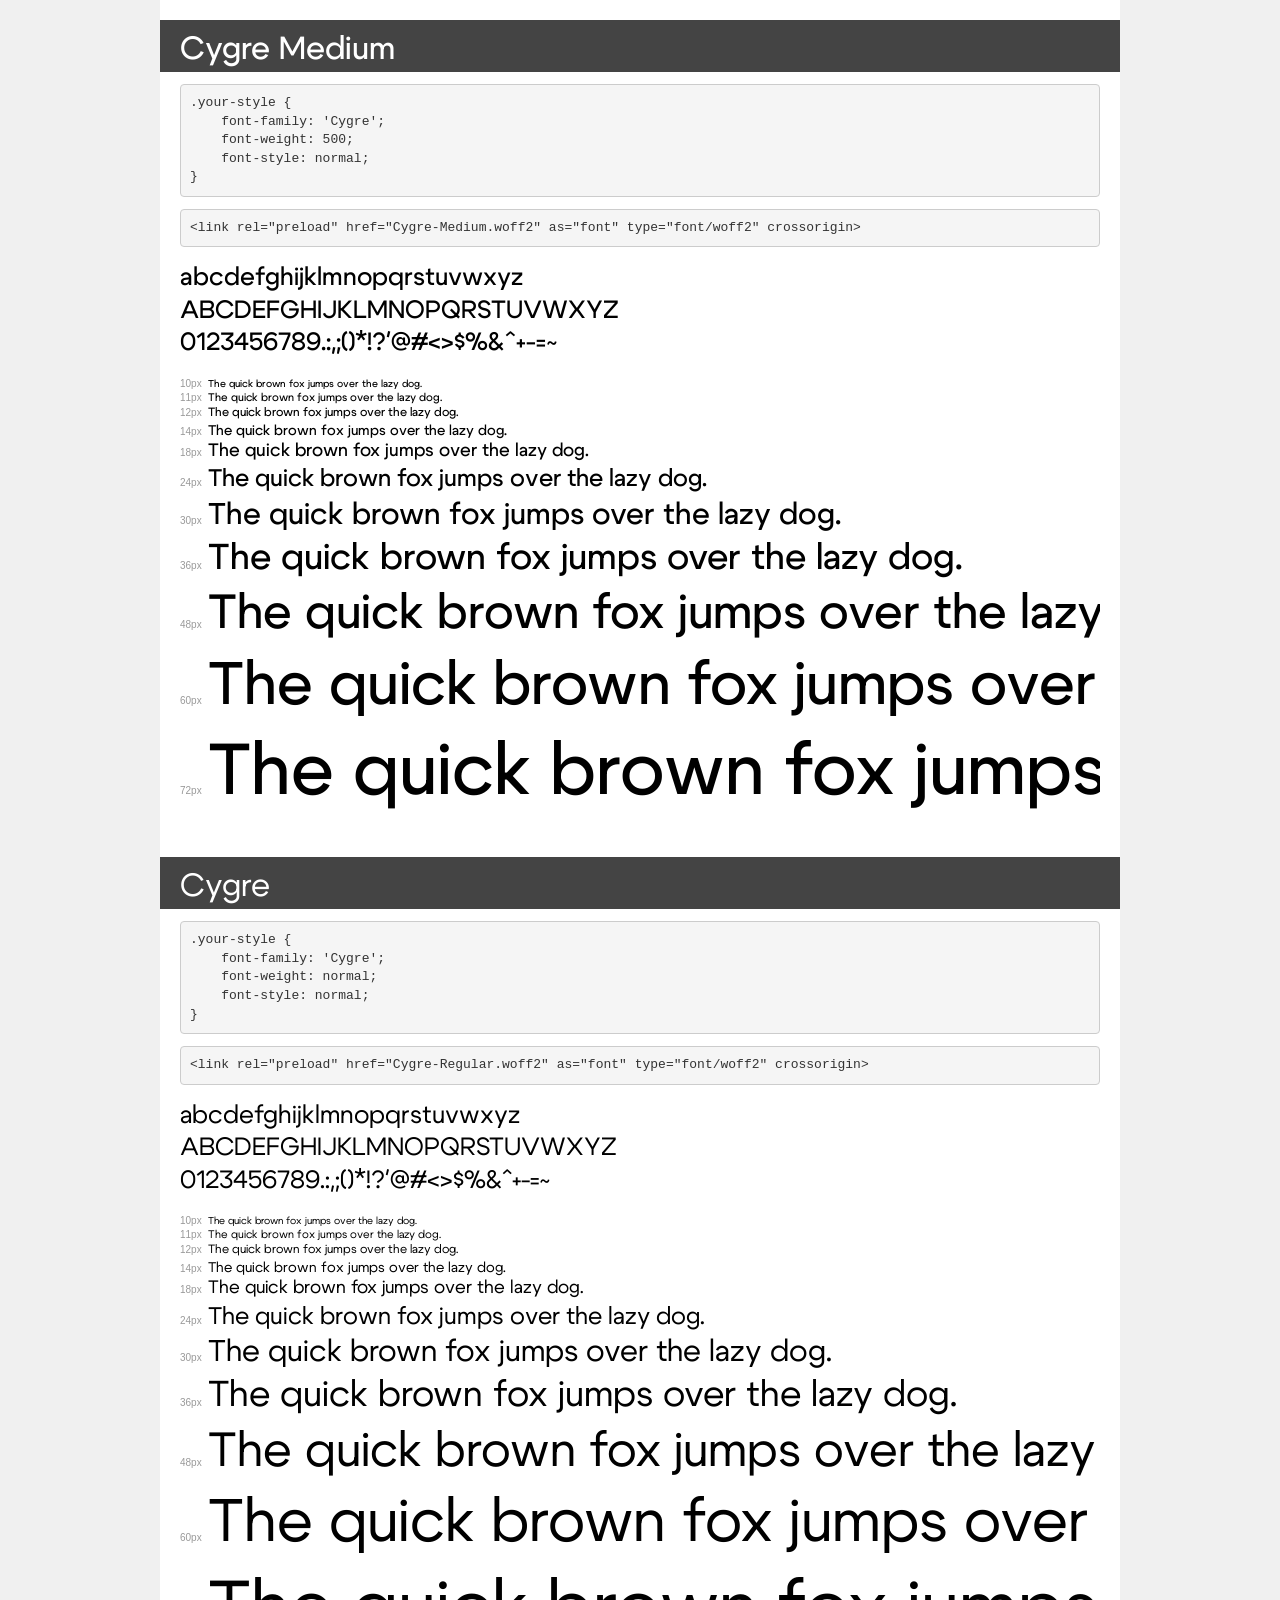
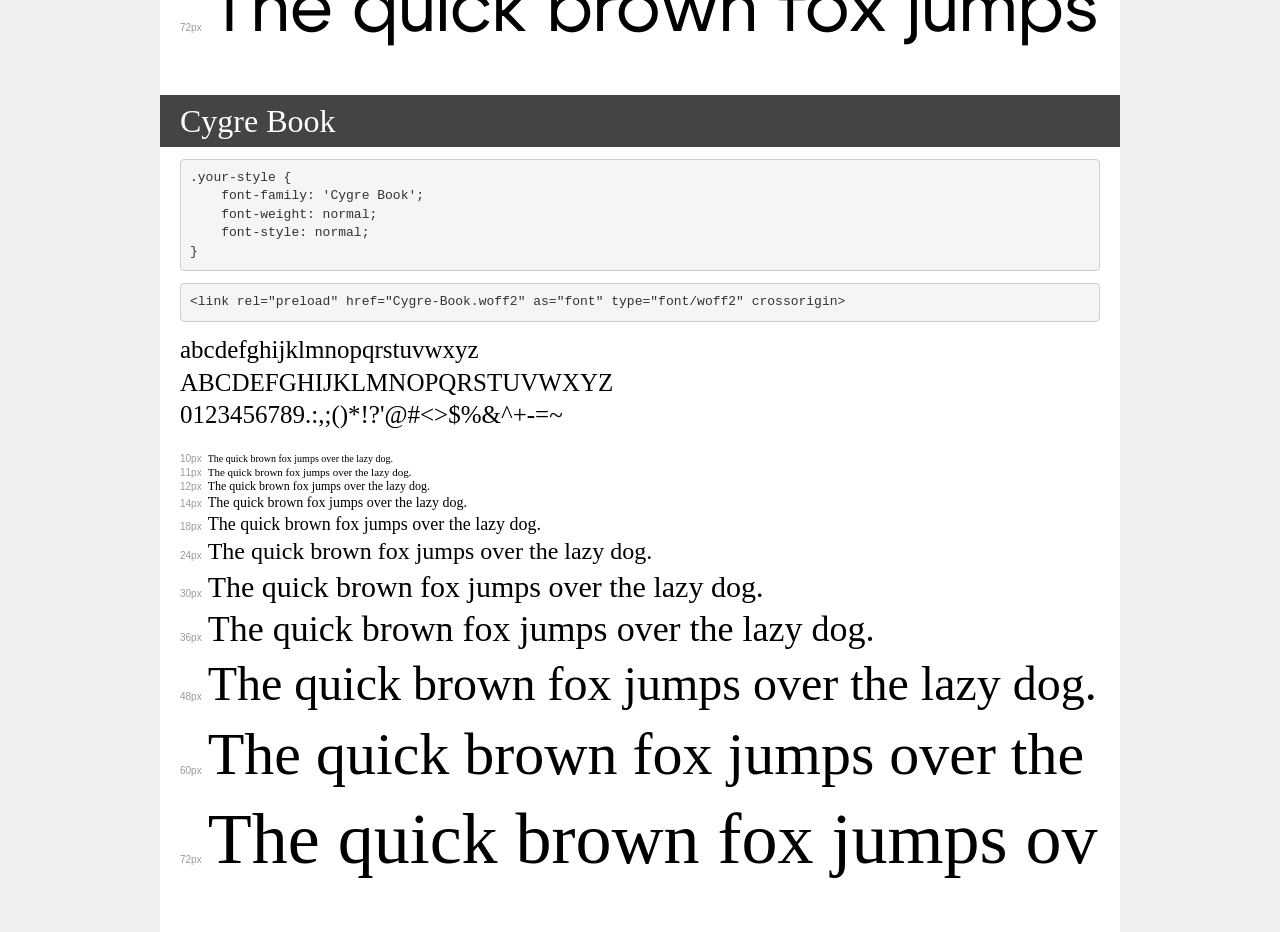
<file: css/Cygre/demo.html>
<!DOCTYPE html>
<html lang="en">
<head>
    <meta charset="utf-8">
    <meta http-equiv="X-UA-Compatible" content="IE=edge">
    <meta name="viewport" content="width=device-width, initial-scale=1">
    <meta name="robots" content="noindex, noarchive">
    <meta name="format-detection" content="telephone=no">
    <title>Transfonter demo</title>
    <link href="stylesheet.css" rel="stylesheet">
    <style>
        /*
        http://meyerweb.com/eric/tools/css/reset/
        v2.0 | 20110126
        License: none (public domain)
        */
        html, body, div, span, applet, object, iframe,
        h1, h2, h3, h4, h5, h6, p, blockquote, pre,
        a, abbr, acronym, address, big, cite, code,
        del, dfn, em, img, ins, kbd, q, s, samp,
        small, strike, strong, sub, sup, tt, var,
        b, u, i, center,
        dl, dt, dd, ol, ul, li,
        fieldset, form, label, legend,
        table, caption, tbody, tfoot, thead, tr, th, td,
        article, aside, canvas, details, embed,
        figure, figcaption, footer, header, hgroup,
        menu, nav, output, ruby, section, summary,
        time, mark, audio, video {
            margin: 0;
            padding: 0;
            border: 0;
            font-size: 100%;
            font: inherit;
            vertical-align: baseline;
        }
        /* HTML5 display-role reset for older browsers */
        article, aside, details, figcaption, figure,
        footer, header, hgroup, menu, nav, section {
            display: block;
        }
        body {
            line-height: 1;
        }
        ol, ul {
            list-style: none;
        }
        blockquote, q {
            quotes: none;
        }
        blockquote:before, blockquote:after,
        q:before, q:after {
            content: '';
            content: none;
        }
        table {
            border-collapse: collapse;
            border-spacing: 0;
        }
        /* demo styles */
        body {
            background: #f0f0f0;
            color: #000;
        }
        .page {
            background: #fff;
            width: 920px;
            margin: 0 auto;
            padding: 20px 20px 0 20px;
            overflow: hidden;
        }
        .font-container {
            overflow-x: auto;
            overflow-y: hidden;
            margin-bottom: 40px;
            line-height: 1.3;
            white-space: nowrap;
            padding-bottom: 5px;
        }
        h1 {
            position: relative;
            background: #444;
            font-size: 32px;
            color: #fff;
            padding: 10px 20px;
            margin: 0 -20px 12px -20px;
        }
        .letters {
            font-size: 25px;
            margin-bottom: 20px;
        }
        .s10:before {
            content: '10px';
        }
        .s11:before {
            content: '11px';
        }
        .s12:before {
            content: '12px';
        }
        .s14:before {
            content: '14px';
        }
        .s18:before {
            content: '18px';
        }
        .s24:before {
            content: '24px';
        }
        .s30:before {
            content: '30px';
        }
        .s36:before {
            content: '36px';
        }
        .s48:before {
            content: '48px';
        }
        .s60:before {
            content: '60px';
        }
        .s72:before {
            content: '72px';
        }
        .s10:before, .s11:before, .s12:before, .s14:before,
        .s18:before, .s24:before, .s30:before, .s36:before,
        .s48:before, .s60:before, .s72:before {
            font-family: Arial, sans-serif;
            font-size: 10px;
            font-weight: normal;
            font-style: normal;
            color: #999;
            padding-right: 6px;
        }
        pre {
            display: block;
            padding: 9px;
            margin: 0 0 12px;
            font-family: Monaco, Menlo, Consolas, "Courier New", monospace;
            font-size: 13px;
            line-height: 1.428571429;
            color: #333;
            font-weight: normal;
            font-style: normal;
            background-color: #f5f5f5;
            border: 1px solid #ccc;
            overflow-x: auto;
            border-radius: 4px;
        }
        /* responsive */
        @media (max-width: 959px) {
            .page {
                width: auto;
                margin: 0;
            }
        }
    </style>
</head>
<body>
<div class="page">
    <div class="demo">
        <h1 style="font-family: 'Cygre'; font-weight: 500; font-style: normal;">Cygre Medium</h1>
        <pre title="Usage">.your-style {
    font-family: 'Cygre';
    font-weight: 500;
    font-style: normal;
}</pre>
        <pre title="Preload (optional)">
&lt;link rel=&quot;preload&quot; href=&quot;Cygre-Medium.woff2&quot; as=&quot;font&quot; type=&quot;font/woff2&quot; crossorigin&gt;</pre>
        <div class="font-container" style="font-family: 'Cygre'; font-weight: 500; font-style: normal;">
            <p class="letters">
                abcdefghijklmnopqrstuvwxyz<br>
ABCDEFGHIJKLMNOPQRSTUVWXYZ<br>
                0123456789.:,;()*!?'@#&lt;&gt;$%&^+-=~
            </p>
            <p class="s10" style="font-size: 10px;">The quick brown fox jumps over the lazy dog.</p>
            <p class="s11" style="font-size: 11px;">The quick brown fox jumps over the lazy dog.</p>
            <p class="s12" style="font-size: 12px;">The quick brown fox jumps over the lazy dog.</p>
            <p class="s14" style="font-size: 14px;">The quick brown fox jumps over the lazy dog.</p>
            <p class="s18" style="font-size: 18px;">The quick brown fox jumps over the lazy dog.</p>
            <p class="s24" style="font-size: 24px;">The quick brown fox jumps over the lazy dog.</p>
            <p class="s30" style="font-size: 30px;">The quick brown fox jumps over the lazy dog.</p>
            <p class="s36" style="font-size: 36px;">The quick brown fox jumps over the lazy dog.</p>
            <p class="s48" style="font-size: 48px;">The quick brown fox jumps over the lazy dog.</p>
            <p class="s60" style="font-size: 60px;">The quick brown fox jumps over the lazy dog.</p>
            <p class="s72" style="font-size: 72px;">The quick brown fox jumps over the lazy dog.</p>
        </div>
    </div>

    <div class="demo">
        <h1 style="font-family: 'Cygre'; font-weight: normal; font-style: normal;">Cygre</h1>
        <pre title="Usage">.your-style {
    font-family: 'Cygre';
    font-weight: normal;
    font-style: normal;
}</pre>
        <pre title="Preload (optional)">
&lt;link rel=&quot;preload&quot; href=&quot;Cygre-Regular.woff2&quot; as=&quot;font&quot; type=&quot;font/woff2&quot; crossorigin&gt;</pre>
        <div class="font-container" style="font-family: 'Cygre'; font-weight: normal; font-style: normal;">
            <p class="letters">
                abcdefghijklmnopqrstuvwxyz<br>
ABCDEFGHIJKLMNOPQRSTUVWXYZ<br>
                0123456789.:,;()*!?'@#&lt;&gt;$%&^+-=~
            </p>
            <p class="s10" style="font-size: 10px;">The quick brown fox jumps over the lazy dog.</p>
            <p class="s11" style="font-size: 11px;">The quick brown fox jumps over the lazy dog.</p>
            <p class="s12" style="font-size: 12px;">The quick brown fox jumps over the lazy dog.</p>
            <p class="s14" style="font-size: 14px;">The quick brown fox jumps over the lazy dog.</p>
            <p class="s18" style="font-size: 18px;">The quick brown fox jumps over the lazy dog.</p>
            <p class="s24" style="font-size: 24px;">The quick brown fox jumps over the lazy dog.</p>
            <p class="s30" style="font-size: 30px;">The quick brown fox jumps over the lazy dog.</p>
            <p class="s36" style="font-size: 36px;">The quick brown fox jumps over the lazy dog.</p>
            <p class="s48" style="font-size: 48px;">The quick brown fox jumps over the lazy dog.</p>
            <p class="s60" style="font-size: 60px;">The quick brown fox jumps over the lazy dog.</p>
            <p class="s72" style="font-size: 72px;">The quick brown fox jumps over the lazy dog.</p>
        </div>
    </div>

    <div class="demo">
        <h1 style="font-family: 'Cygre Book'; font-weight: normal; font-style: normal;">Cygre Book</h1>
        <pre title="Usage">.your-style {
    font-family: 'Cygre Book';
    font-weight: normal;
    font-style: normal;
}</pre>
        <pre title="Preload (optional)">
&lt;link rel=&quot;preload&quot; href=&quot;Cygre-Book.woff2&quot; as=&quot;font&quot; type=&quot;font/woff2&quot; crossorigin&gt;</pre>
        <div class="font-container" style="font-family: 'Cygre Book'; font-weight: normal; font-style: normal;">
            <p class="letters">
                abcdefghijklmnopqrstuvwxyz<br>
ABCDEFGHIJKLMNOPQRSTUVWXYZ<br>
                0123456789.:,;()*!?'@#&lt;&gt;$%&^+-=~
            </p>
            <p class="s10" style="font-size: 10px;">The quick brown fox jumps over the lazy dog.</p>
            <p class="s11" style="font-size: 11px;">The quick brown fox jumps over the lazy dog.</p>
            <p class="s12" style="font-size: 12px;">The quick brown fox jumps over the lazy dog.</p>
            <p class="s14" style="font-size: 14px;">The quick brown fox jumps over the lazy dog.</p>
            <p class="s18" style="font-size: 18px;">The quick brown fox jumps over the lazy dog.</p>
            <p class="s24" style="font-size: 24px;">The quick brown fox jumps over the lazy dog.</p>
            <p class="s30" style="font-size: 30px;">The quick brown fox jumps over the lazy dog.</p>
            <p class="s36" style="font-size: 36px;">The quick brown fox jumps over the lazy dog.</p>
            <p class="s48" style="font-size: 48px;">The quick brown fox jumps over the lazy dog.</p>
            <p class="s60" style="font-size: 60px;">The quick brown fox jumps over the lazy dog.</p>
            <p class="s72" style="font-size: 72px;">The quick brown fox jumps over the lazy dog.</p>
        </div>
    </div>

</div>
</body>
</html>
</file>
<file: css/Cygre/stylesheet.css>
@font-face {
	font-family: "Cygre";
	src: url("Cygre-Book.woff2") format("woff2"), url("Cygre-Book.woff") format("woff");
	font-weight: 300;
	font-style: normal;
	font-display: swap;

	ascent-override: 90%;
	descent-override: 10%;
}
@font-face {
	font-family: "Cygre";
	src: url("Cygre-Regular.woff2") format("woff2"), url("Cygre-Regular.woff") format("woff");
	font-weight: normal;
	font-style: normal;
	font-display: swap;

	ascent-override: 90%;
	descent-override: 10%;
}
@font-face {
	font-family: "Cygre";
	src: url("Cygre-Medium.woff2") format("woff2"), url("Cygre-Medium.woff") format("woff");
	font-weight: 500;
	font-style: normal;
	font-display: swap;

	ascent-override: 90%;
	descent-override: 10%;
}
</file>
